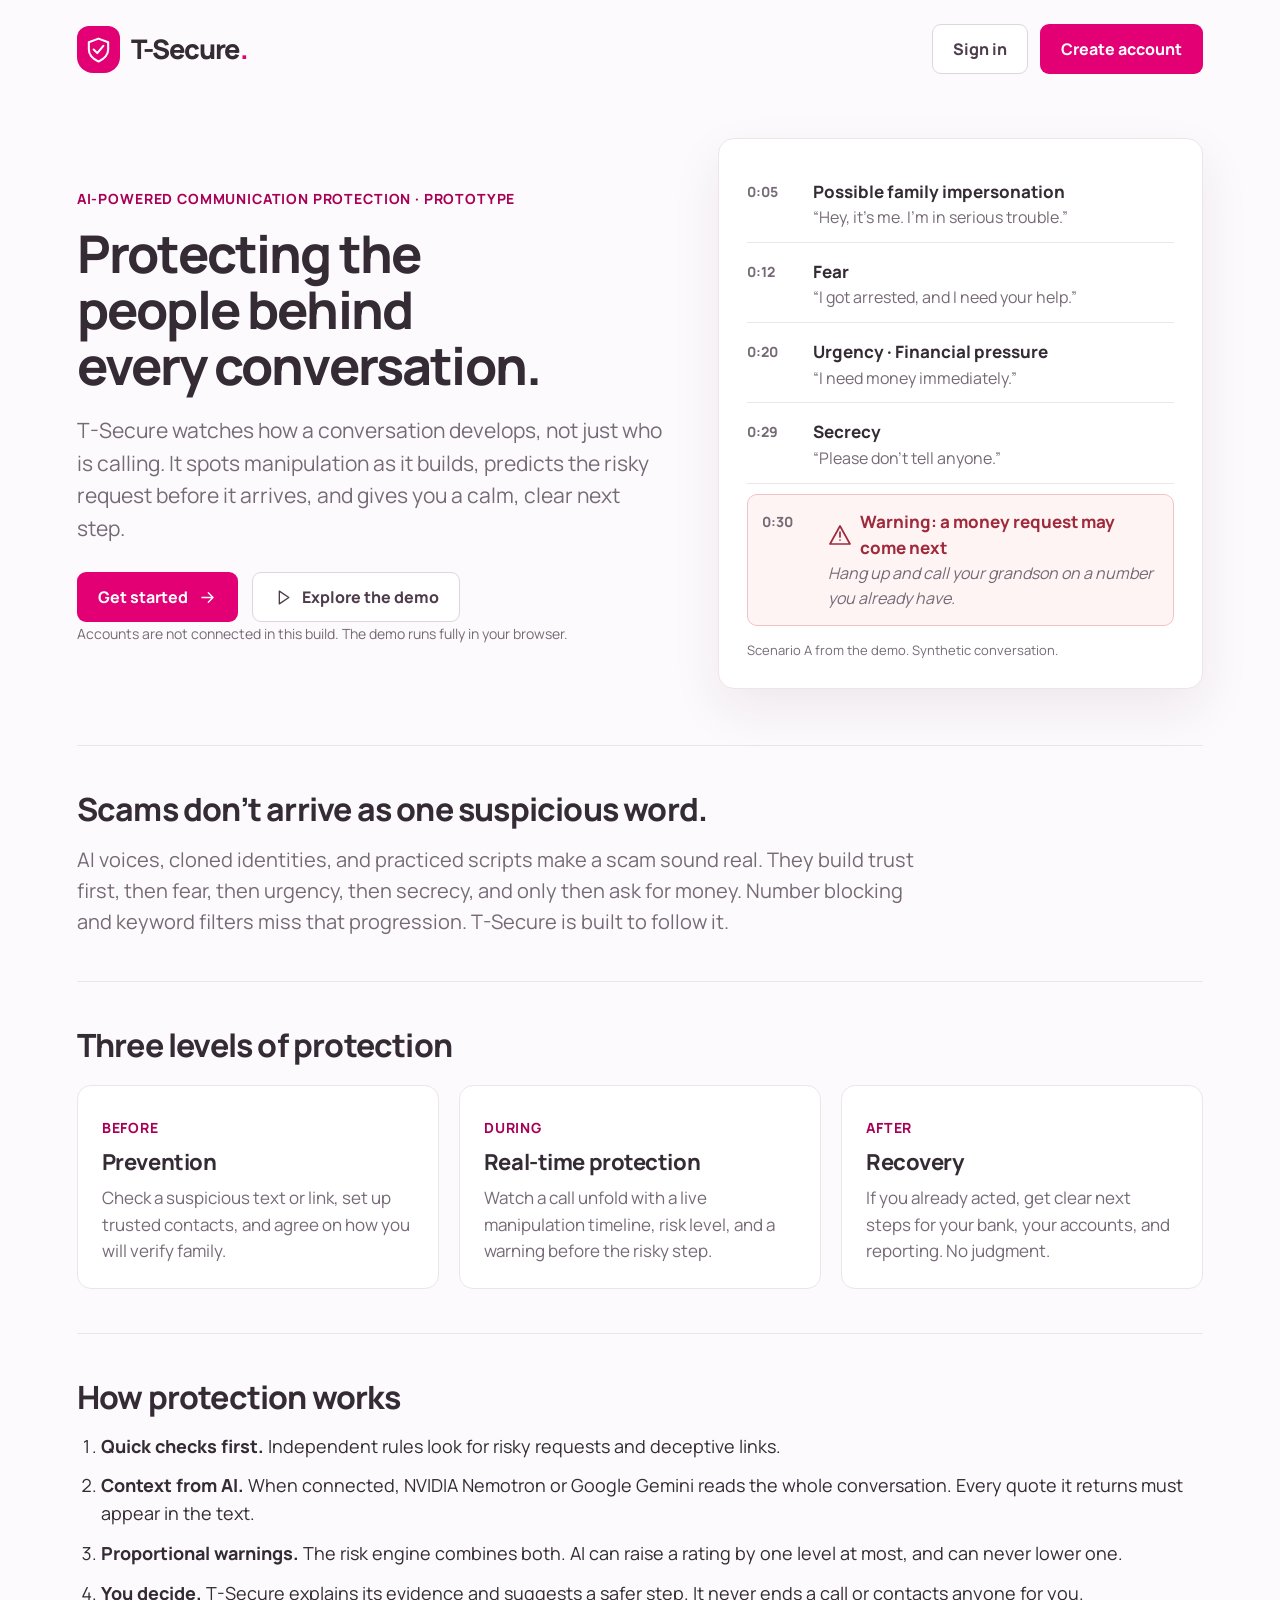
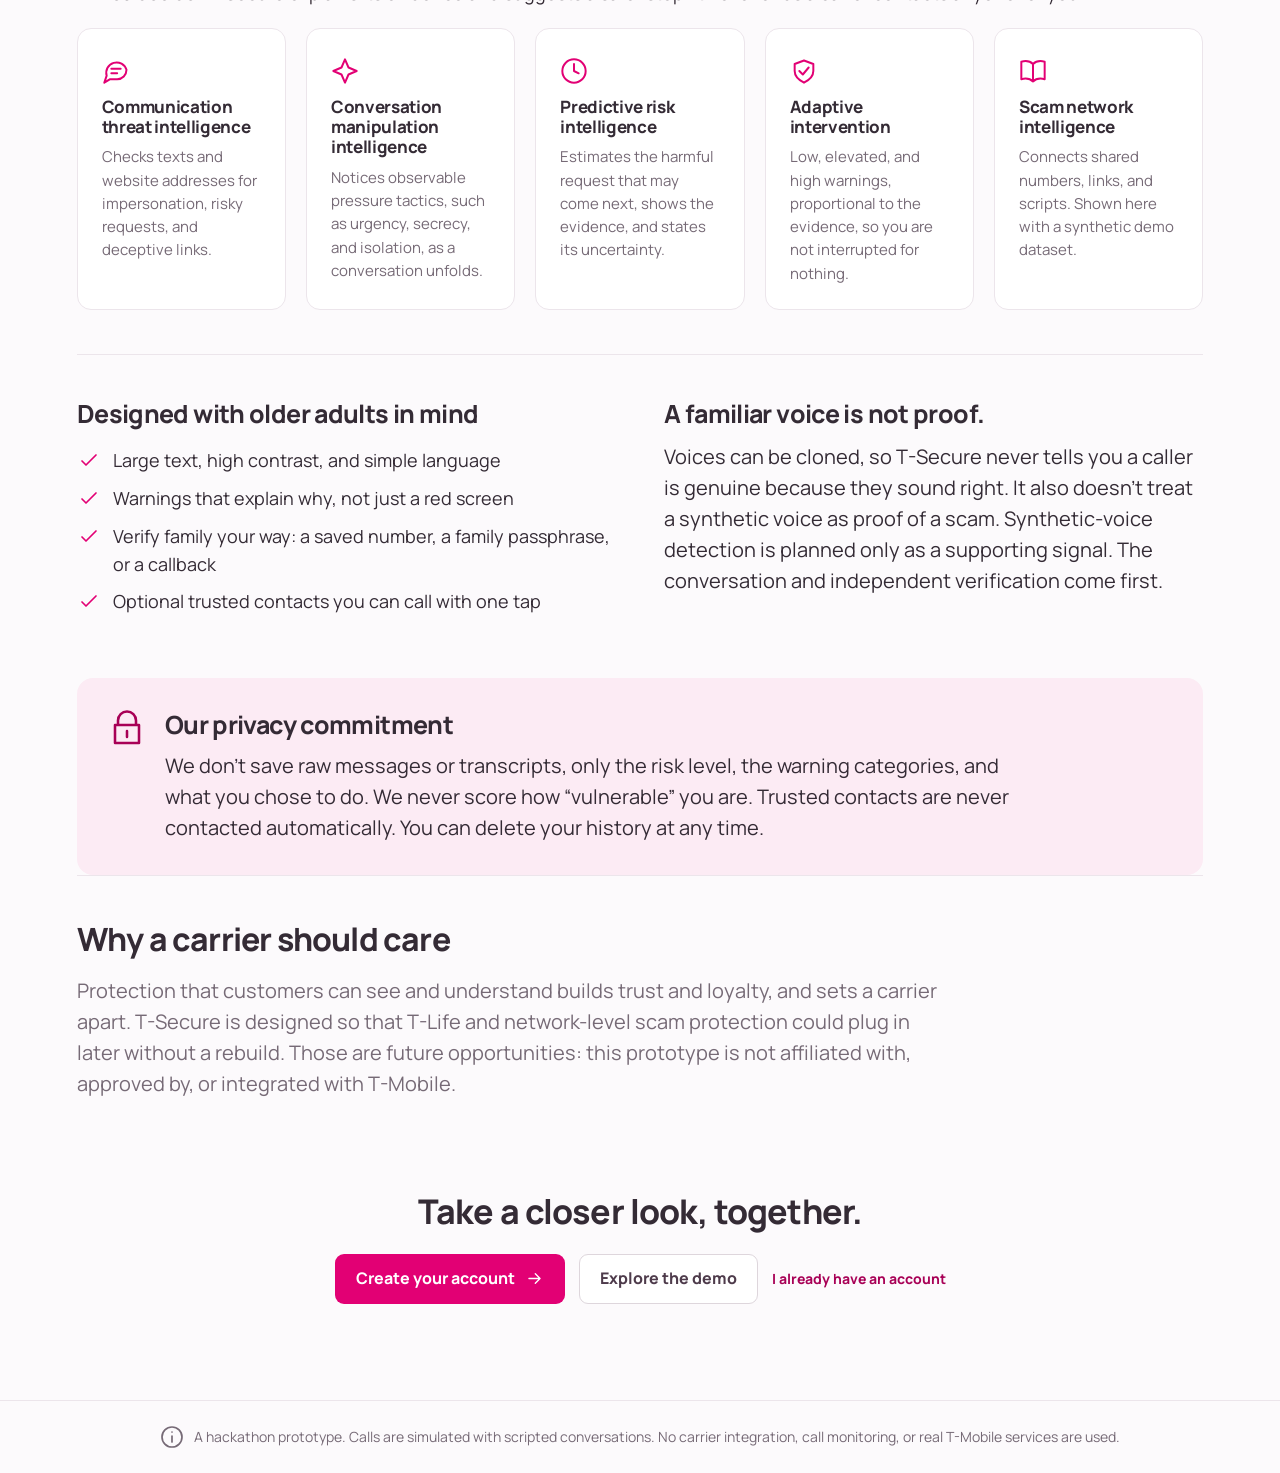
<file: t-secure/index.html>
<!doctype html>
<html lang="en">
  <head>
    <meta charset="UTF-8" />
    <meta name="viewport" content="width=device-width, initial-scale=1.0" />
    <meta name="theme-color" content="#e20074" />
    <meta name="description" content="A little pause. A safer next step. T-Secure helps you recognize scam warning signs and verify independently." />
    <link rel="icon" type="image/svg+xml" href="/t-secure/favicon.svg" />
    <title>T-Secure · A safer next step</title>
    <script type="module" crossorigin src="/t-secure/assets/index-zLwGJ_xg.js"></script>
    <link rel="stylesheet" crossorigin href="/t-secure/assets/index-CiKReu_o.css">
  </head>
  <body>
    <a class="skip-link" href="#main">Skip to content</a>
    <div id="app"><p class="boot">Getting T-Secure ready…</p></div>
    <div id="notifications" aria-live="polite" aria-atomic="true"></div>
    <dialog id="call-warning-dialog" aria-labelledby="call-warning-title" aria-describedby="call-warning-copy"></dialog>
  </body>
</html>
</file>
<file: t-secure/assets/index-CiKReu_o.css>
@font-face{font-family:Manrope Variable;font-style:normal;font-display:swap;font-weight:200 800;src:url([data-uri])format("woff2-variations");unicode-range:U+460-52F,U+1C80-1C8A,U+20B4,U+2DE0-2DFF,U+A640-A69F,U+FE2E-FE2F}@font-face{font-family:Manrope Variable;font-style:normal;font-display:swap;font-weight:200 800;src:url(/t-secure/assets/manrope-cyrillic-wght-normal-Dvxsihut.woff2)format("woff2-variations");unicode-range:U+301,U+400-45F,U+490-491,U+4B0-4B1,U+2116}@font-face{font-family:Manrope Variable;font-style:normal;font-display:swap;font-weight:200 800;src:url(/t-secure/assets/manrope-greek-wght-normal-DL7QRZyv.woff2)format("woff2-variations");unicode-range:U+370-377,U+37A-37F,U+384-38A,U+38C,U+38E-3A1,U+3A3-3FF}@font-face{font-family:Manrope Variable;font-style:normal;font-display:swap;font-weight:200 800;src:url(/t-secure/assets/manrope-vietnamese-wght-normal-usUDDRr7.woff2)format("woff2-variations");unicode-range:U+102-103,U+110-111,U+128-129,U+168-169,U+1A0-1A1,U+1AF-1B0,U+300-301,U+303-304,U+308-309,U+323,U+329,U+1EA0-1EF9,U+20AB}@font-face{font-family:Manrope Variable;font-style:normal;font-display:swap;font-weight:200 800;src:url(/t-secure/assets/manrope-latin-ext-wght-normal-Ch3YOpNY.woff2)format("woff2-variations");unicode-range:U+100-2BA,U+2BD-2C5,U+2C7-2CC,U+2CE-2D7,U+2DD-2FF,U+304,U+308,U+329,U+1D00-1DBF,U+1E00-1E9F,U+1EF2-1EFF,U+2020,U+20A0-20AB,U+20AD-20C0,U+2113,U+2C60-2C7F,U+A720-A7FF}@font-face{font-family:Manrope Variable;font-style:normal;font-display:swap;font-weight:200 800;src:url(/t-secure/assets/manrope-latin-wght-normal-DHIcAJRg.woff2)format("woff2-variations");unicode-range:U+??,U+131,U+152-153,U+2BB-2BC,U+2C6,U+2DA,U+2DC,U+304,U+308,U+329,U+2000-206F,U+20AC,U+2122,U+2191,U+2193,U+2212,U+2215,U+FEFF,U+FFFD}:root{--font:"Manrope Variable", "Segoe UI", sans-serif;--canvas:#fcfafc;--ink:#342b35;--muted:#766a76;--magenta:#e20074;--magenta-dark:#a80056;--rose:#fcebf4;--line:#ece5eb}*{box-sizing:border-box}html{scroll-behavior:smooth;scroll-padding-top:24px;font-size:16px}body{background:var(--canvas);color:var(--ink);font-family:var(--font);-webkit-font-smoothing:antialiased;margin:0;font-size:20px;line-height:1.55}button,input,textarea,select{font:inherit}button,a,input,textarea,select{-webkit-tap-highlight-color:transparent}button,a{touch-action:manipulation}button{cursor:pointer}a{color:inherit;text-underline-offset:4px;text-decoration:none}a:hover{text-decoration:none}button:disabled,input:disabled,select:disabled{cursor:not-allowed;opacity:.55}button:focus-visible,a:focus-visible,input:focus-visible,select:focus-visible,textarea:focus-visible,summary:focus-visible{outline:3px solid var(--magenta);outline-offset:4px}input,textarea{caret-color:var(--magenta)}::selection{color:#541037;background:#f5beda}::-webkit-scrollbar{width:8px;height:8px}::-webkit-scrollbar-thumb{background:#c8bcc5;border-radius:8px}::-webkit-scrollbar-track{background:0 0}h1,h2,h3,p{margin:0}h1,h2,h3{text-wrap:balance;line-height:1.2}h1{letter-spacing:-.035em;font-size:42px;font-weight:750}h2{letter-spacing:-.025em;font-size:25px;font-weight:750}h3{letter-spacing:-.02em;font-size:20px;font-weight:750}p{max-width:72ch}strong{font-weight:750}.icon{vertical-align:middle;flex:none;width:24px;height:24px}.sr-only{clip:rect(0,0,0,0);white-space:nowrap;width:1px;height:1px;padding:0;overflow:hidden;position:absolute!important}.skip-link{z-index:1000;background:var(--ink);color:#fff;border-radius:8px;padding:12px 20px;position:fixed;top:-100px;left:16px}.skip-link:focus{top:12px}.boot{color:var(--muted);padding:64px}.app-shell{min-height:100vh;display:flex}.sidebar{border-right:1px solid var(--line);background:#fff;flex-direction:column;flex:none;width:256px;height:100vh;padding:36px 20px 22px;display:flex;position:sticky;top:0}.brand{letter-spacing:-.045em;white-space:nowrap;align-items:center;gap:11px;font-size:27px;font-weight:850;display:flex}.brand-mark{background:var(--magenta);color:#fff;border-radius:12px 12px 16px 16px;flex:none;place-items:center;width:43px;height:47px;display:grid}.brand-mark .icon{width:29px;height:29px}.brand-period{color:var(--magenta);margin-left:-10px}.brand-caption{color:var(--muted);margin:9px 0 42px 54px;font-size:13px}.primary-nav{flex-direction:column;gap:6px;display:flex}.nav-link{color:#655e68;border-radius:10px;align-items:center;gap:13px;min-height:54px;padding:12px 16px;font-size:15px;font-weight:650;transition:background .15s;display:flex}.nav-link .icon{width:21px;height:21px}.nav-link:hover{color:var(--ink);background:#f7f3f6}.nav-link.active{background:var(--rose);color:var(--magenta-dark);font-weight:800}.nav-dot{background:var(--magenta);border-radius:50%;width:6px;height:6px;margin-left:auto}.sidebar-bottom{margin-top:auto;padding-top:40px}.sidebar-bottom .nav-link>.icon:last-child:not(:first-child){width:17px;margin-left:auto}.t-monogram{text-align:center;width:21px;color:var(--magenta);font-size:25px;font-weight:900}.sidebar-reassurance{border-top:1px solid var(--line);align-items:center;gap:12px;margin:20px 15px 0;padding-top:25px;display:flex}.sidebar-reassurance>.icon{width:23px;color:var(--magenta)}.sidebar-reassurance p{color:var(--muted);font-size:13px;line-height:1.6}.sidebar-reassurance strong{color:#514551;font-weight:650}.workspace{flex:1;min-width:0}.topbar{border-bottom:1px solid var(--line);background:#ffffffbf;justify-content:space-between;align-items:center;gap:16px;height:94px;padding:0 48px;display:flex}.workspace-label{color:var(--muted);font-size:14px}.account-area{align-items:center;gap:25px;display:flex}.workspace-status{color:#6b606b;align-items:center;gap:8px;font-size:12px;display:flex}.workspace-status>span{background:#a39aab;border-radius:50%;width:7px;height:7px}.account-button{align-items:center;gap:10px;min-height:48px;font-size:14px;font-weight:700;display:flex}.account-button>.icon{color:#8b818e;width:15px;height:15px}.avatar{color:var(--magenta-dark);background:#f4e8ef;border-radius:50%;flex:none;place-items:center;width:34px;height:34px;font-size:14px;font-weight:800;display:grid}.avatar.large{width:52px;height:52px;font-size:23px}main:not(.auth-page){outline:none;max-width:1536px;margin:0 auto;padding:26px 48px 0}.demo-note{color:#776a76;align-items:center;gap:8px;margin-bottom:36px;font-size:12px;display:flex}.demo-note>.icon{width:15px;height:15px}.demo-note strong{color:#5d4d5c;font-weight:750}.demo-note>a{align-items:center;gap:6px;min-height:32px;margin-left:auto;font-weight:700;display:flex}.demo-note>a .icon{width:14px;height:14px}.page-intro{justify-content:space-between;align-items:center;gap:24px;margin:12px 0 34px;display:flex}.page-intro p{color:var(--muted);max-width:62ch;margin-top:13px;font-size:18px}.home-heading{justify-content:space-between;align-items:center;gap:30px;margin:4px 0 34px;display:flex}.home-heading h1{font-size:46px}.home-heading p{color:var(--muted);margin-top:16px;font-size:17px;line-height:1.7}.home-signature{color:#82737f;align-items:center;gap:14px;padding-right:10px;font-size:13px;line-height:1.7;display:flex}.home-signature>.icon{color:#b5a1b0;stroke-width:1.2px;width:43px;height:49px}.home-signature strong{color:#5c4a58;font-weight:650}.home-grid{grid-template-columns:minmax(0,1fr) 286px;gap:28px;display:grid}.practice-feature{background:#faeaf2;border-radius:16px;min-height:350px;display:flex;position:relative;overflow:hidden}.feature-copy{z-index:2;width:64%;padding:32px;position:relative}.inline-label{color:var(--magenta-dark);align-items:center;gap:7px;margin-bottom:18px;font-size:12px;font-weight:700;display:flex}.inline-label .icon{width:15px;height:15px}.feature-copy h2{letter-spacing:-.035em;font-size:28px;line-height:1.25}.feature-copy p{color:#7c536d;max-width:32ch;margin:15px 0 23px;font-size:16px}.button{text-align:center;border:1px solid #0000;border-radius:9px;justify-content:center;align-items:center;gap:10px;max-width:100%;min-height:50px;padding:12px 20px;font-size:15px;font-weight:750;line-height:1.4;transition:background .15s,box-shadow .15s;display:inline-flex}.button .icon{width:19px;height:19px}.button.primary{background:var(--magenta);color:#fff}.button.primary:hover{background:var(--magenta-dark);box-shadow:0 4px 12px #a4004e17}.button.secondary{color:#4e3b4b;background:#fff;border-color:#ded6dc}.button.secondary:hover{background:#faf5f8;border-color:#c6b6c1}.button.danger{color:#fff;background:#b32636}.button.danger:hover{background:#961d2c}.button.small{min-height:46px;padding:10px 14px;font-size:13px}.button.full{width:100%}.quiet-note{color:var(--muted);font-size:12px;line-height:1.7;display:block}.feature-copy>.quiet-note{color:#956b82;margin-top:12px;font-size:11px}.call-preview{isolation:isolate;flex:1;justify-content:center;align-self:stretch;align-items:center;margin-left:-12px;display:flex;position:relative}.preview-phone{z-index:1;background:#fffdfd;border:5px solid #fff;border-radius:26px;flex-direction:column;flex:none;align-items:center;width:180px;height:275px;margin:20px 15px 0 -5px;padding-top:23px;display:flex;position:relative;transform:rotate(7deg);box-shadow:0 12px 32px #7b2e5920}.phone-notch{background:#eedfe8;border-radius:8px;width:47px;height:4px;position:absolute;top:5px}.preview-avatar{width:51px;height:51px;color:var(--magenta);background:#f9edf4;border-radius:50%;place-items:center;display:grid}.preview-avatar>.icon{width:25px;height:25px}.preview-phone>strong{margin:11px 0 3px;font-size:13px}.preview-small{color:#9d7e91;font-size:9px}.voice-wave{align-items:center;gap:3px;height:60px;margin-top:14px;display:flex}.voice-wave i{width:3px;height:var(--bar);animation:voice 2s ease-in-out var(--delay) infinite alternate;background:#e986b7;border-radius:5px;display:block}.preview-warning{color:#8d5a19;background:#fff4e2;border-radius:9px;align-items:center;gap:8px;width:190px;padding:11px;display:flex;position:absolute;bottom:25px;left:-33px;transform:rotate(-7deg);box-shadow:0 5px 12px #643c4310}.preview-warning>.icon{width:23px}.preview-warning strong{white-space:nowrap;font-size:10px;display:block}.preview-warning small{margin-top:3px;font-size:9px;display:block}.preview-orbit{z-index:-1;border:1px solid #edcadc;border-radius:50%;width:230px;height:230px;position:absolute}.orbit-two{width:300px;height:300px}@keyframes voice{to{height:calc(var(--bar)*.45)}}.help-options{margin-top:32px}.help-options>h2{margin-bottom:8px;font-size:20px}.task-row{border-bottom:1px solid var(--line);align-items:center;gap:17px;padding:20px 0;display:flex}.task-symbol{border-radius:12px;flex:none;place-items:center;width:48px;height:48px;display:grid}.task-symbol.pink{color:var(--magenta);background:#fcebf4}.task-symbol.lilac{color:#7260ab;background:#eeebfb}.task-symbol.peach{color:#ad7142;background:#fff0e6}.task-row h3{letter-spacing:-.01em;font-size:16px}.task-row p{color:var(--muted);margin-top:6px;font-size:13px}.task-row>.icon{color:#7d6b7c;width:19px;margin-left:auto}.task-row:hover h3{color:var(--magenta-dark)}.home-aside{flex-direction:column;gap:24px;display:flex}.trusted-panel{border:1px solid var(--line);background:#fff;border-radius:14px;padding:24px}.section-topline{justify-content:space-between;align-items:center;gap:8px;margin-bottom:20px;display:flex}.text-link{color:var(--magenta-dark);align-items:center;gap:7px;min-height:36px;font-size:13px;font-weight:750;display:inline-flex}.text-link:hover{text-decoration:underline}.text-link>.icon{width:16px;height:16px}.trusted-panel h2{font-size:21px}.trusted-panel>p{color:var(--muted);margin-top:12px;font-size:14px;line-height:1.75}.trusted-panel>.quiet-note{text-align:center;margin-top:13px;font-size:10px}.trusted-panel .button{width:100%;padding:11px 12px;font-size:12px}.contact-placeholder{justify-content:center;align-items:center;margin:24px 0;display:flex}.contact-placeholder span{background:#f3edf2;border:3px solid #fff;border-radius:50%;width:38px;height:38px;margin-left:-8px}.contact-placeholder span:nth-child(2){z-index:1;background:#e9dfe9;width:44px;height:44px}.contact-placeholder span:last-child{background:#f7edf3}.contact-summary{align-items:center;gap:11px;margin:25px 0;display:flex}.contact-summary strong{font-size:17px;display:block}.contact-summary span:not(.avatar){color:var(--muted);font-size:12px}.habit-note{padding:24px 8px 10px;position:relative}.note-pin{background:#d1b4c9;width:19px;height:3px;margin-bottom:19px;display:block}.habit-note h2{font-size:22px}.habit-note p{color:var(--muted);margin:13px 0;font-size:15px;line-height:1.8}.journey-strip{border-top:1px solid var(--line);border-bottom:1px solid var(--line);justify-content:space-between;align-items:center;gap:20px;margin:40px 0 32px;padding:27px 0;display:flex}.journey-strip div{flex-direction:column;gap:5px;display:flex}.journey-strip span{color:#9b738e;font-size:11px;font-weight:700}.journey-strip strong{color:#5c4a58;font-size:14px;font-weight:650}.journey-strip>.icon{color:#cdbcc8;width:20px}.activity-preview{justify-content:space-between;align-items:center;gap:16px;display:flex}.activity-preview h2{font-size:20px}.activity-preview p{color:var(--muted);margin-top:8px;font-size:13px}.page-footer{color:#958894;border-top:1px solid var(--line);justify-content:center;align-items:center;gap:7px;margin-top:46px;padding:25px 0;font-size:11px;display:flex}.page-footer>.icon{width:13px;height:13px}label:not(.checklist-item):not(.signup-optin){margin-bottom:8px;font-size:15px;font-weight:700;display:block}input:not([type=checkbox]),select,textarea{width:100%;min-height:52px;color:var(--ink);background:#fff;border:1px solid #d8cfd6;border-radius:8px;padding:12px 14px;font-size:16px;line-height:1.5;display:block}input:not([type=checkbox]):focus,textarea:focus,select:focus{border-color:var(--magenta);outline-offset:1px;outline:2px solid #e2007422}textarea{resize:vertical}input::placeholder,textarea::placeholder{color:#82747f;opacity:1}select{padding-right:32px}form>label:not(:first-child){margin-top:20px}.call-toolbar{justify-content:space-between;align-items:center;gap:20px;margin-bottom:22px;display:flex}.call-toolbar>label{min-width:310px}.call-toolbar select{margin-top:8px}.simulation-label{color:#81717d;align-items:center;gap:7px;font-size:12px;display:flex}.simulation-label>.icon{width:16px}.call-grid{grid-template-columns:minmax(0,1.3fr) minmax(280px,.85fr);align-items:start;gap:26px;display:grid}.conversation-panel{border:1px solid var(--line);background:#fff;border-radius:16px;overflow:hidden}.call-person{color:#fff;background:#332431;align-items:center;gap:13px;padding:22px;display:flex}.call-avatar{background:#4b3244;border:1px solid #765169;border-radius:50%;place-items:center;width:48px;height:48px;font-size:22px;display:grid}.call-person h2{font-size:17px;font-weight:650}.call-person .small-chip{color:#eddae6;background:#523c4c;border:none;margin-left:auto;font-size:10px}.call-state{color:#d3becd;align-items:center;gap:7px;margin-top:6px;font-size:11px;display:flex}.call-state>i{background:#d2baca;border-radius:50%;width:6px;height:6px}.call-state>i.pulsing{background:#91d9bd;animation:1.8s ease-out infinite pulse}@keyframes pulse{50%{opacity:.4}}.transcript{height:390px;padding:24px;overflow-y:auto}.transcript ol{margin:0;padding:0;list-style:none}.turn{max-width:90%;margin-bottom:24px}.turn>span{color:var(--muted);margin-bottom:6px;font-size:11px;display:block}.turn>p{color:#53434f;background:#f4f1f4;border-radius:0 12px 12px;padding:12px 15px;font-size:16px;line-height:1.7}.turn.user{margin-left:auto}.turn.user>span{text-align:right}.turn.user>p{color:#754260;background:#fbeef5;border-radius:12px 0 12px 12px}mark{color:#604315;background:#ffe1a4;border-radius:2px;padding:2px 0}.transcript-empty{text-align:center;flex-direction:column;justify-content:center;align-items:center;height:100%;display:flex}.transcript-empty>.icon{color:#b79cad;width:48px;height:48px;margin-bottom:24px}.transcript-empty h3{font-size:20px}.transcript-empty>p{color:var(--muted);max-width:36ch;margin:12px 0 4px;font-size:15px}.transcript-empty .quiet-note{font-size:12px}.call-controls{border-top:1px solid var(--line);flex-wrap:wrap;align-items:center;gap:12px;padding:20px 22px;display:flex}.call-controls .quiet-note{font-size:11px}.analysis-panel{border:1px solid var(--line);background:#fff;border-radius:14px;padding:27px}.analysis-symbol{color:#527d67;background:#edf4f0;border-radius:12px;place-items:center;width:46px;height:46px;display:grid}.analysis-panel.high{background:#fff9ef;border-color:#f0d8b4}.analysis-panel.high .analysis-symbol,.analysis-panel.caution .analysis-symbol{color:#94631c;background:#ffedcc}.analysis-panel.caution{background:#fffdf6;border-color:#eee1c3}.analysis-panel.unknown{background:#f7f4fb}.analysis-panel.unknown .analysis-symbol{color:#7b6195;background:#eee7f8}.reason-list{margin:22px 0;padding:0;list-style:none}.reason-list li{border-top:1px solid #d9c5a65c;padding:12px 0}.reason-list strong{color:#6e501f;font-size:13px}.reason-list blockquote{color:#8c6d3a;overflow-wrap:anywhere;margin:5px 0 0;font-size:13px;line-height:1.7}.guidance-actions{flex-direction:column;align-items:start;gap:9px;margin-top:22px;display:flex}.analysis-source{color:#8e7d7d;align-items:center;gap:5px;margin-top:22px;font-size:10px;line-height:1.7;display:flex}.analysis-source>.icon{width:13px;height:13px}.analysis-panel .incomplete-note{color:#7d5d71;margin-top:8px;font-size:12px}.simple-note{color:#8c7b88;align-items:flex-start;gap:10px;padding:20px 2px;display:flex}.simple-note>.icon{width:17px;height:17px;margin-top:3px}.simple-note p{font-size:12px;line-height:1.8}.message-grid{grid-template-columns:minmax(0,1.3fr) minmax(280px,.85fr);align-items:start;gap:30px;display:grid}.form-panel{border:1px solid var(--line);background:#fff;border-radius:14px;padding:28px}.input-meta{color:var(--muted);justify-content:space-between;gap:16px;margin:10px 0 25px;font-size:10px;display:flex}.sample-options{border-top:1px solid var(--line);flex-wrap:wrap;gap:8px;margin-top:30px;padding-top:24px;display:flex}.sample-options>p{width:100%;color:var(--muted);margin-bottom:6px;font-size:13px}.sample-button{color:#77566d;background:#faf7fa;border:1px solid #e9dee6;border-radius:7px;align-items:center;gap:12px;min-height:48px;padding:8px 12px;font-size:12px;display:flex}.sample-button>.icon{width:13px;height:13px}.sample-button:hover{background:#faedf4}.checking-empty{padding:35px 20px}.checking-empty>.icon{color:#b79bad;width:40px;height:40px;margin-bottom:23px}.checking-empty h2{font-size:24px}.checking-empty>p{color:var(--muted);margin-top:14px;font-size:15px}.privacy-footnote{color:var(--muted);margin-top:22px;font-size:12px;line-height:1.8}.settings-grid{grid-template-columns:minmax(0,1.6fr) minmax(230px,.8fr);gap:36px;display:grid}.settings-section{border:1px solid var(--line);background:#fff;border-radius:14px;margin-bottom:26px;padding:28px}.section-heading{align-items:center;gap:13px;margin-bottom:25px;display:flex}.section-heading>.icon{color:var(--magenta);width:27px;height:27px}.section-heading h2{font-size:22px}.section-heading p{color:var(--muted);margin-top:7px;font-size:13px}.small-chip{color:#8c5878;white-space:nowrap;background:#f4edf3;border-radius:5px;justify-content:center;align-items:center;padding:5px 9px;font-size:10px;font-weight:750;display:inline-flex}.section-heading>.small-chip{margin-left:auto}.toggle-row{justify-content:space-between;align-items:center;gap:25px;padding:6px 0 25px;display:flex}.toggle-row>div>label{font-size:15px;line-height:1.5}.toggle-row p{color:var(--muted);max-width:42ch;font-size:13px;line-height:1.8}input.switch{appearance:none;cursor:pointer;background:#cbbdc7;border:2px solid #0000;border-radius:30px;flex:none;width:48px;height:28px;position:relative;box-shadow:0 0 0 10px #0000}input.switch:before{content:"";background:#fff;border-radius:50%;width:20px;height:20px;transition:transform .18s;position:absolute;top:2px;left:2px}input.switch:checked{background:var(--magenta)}input.switch:checked:before{transform:translate(20px)}.advanced-details{border-top:1px solid var(--line);padding-top:24px}.field-help{color:var(--muted);margin:9px 0 20px;font-size:12px;line-height:1.8}.button-row{flex-wrap:wrap;align-items:center;gap:14px;margin-top:22px;display:flex}.text-button{min-height:48px;color:var(--magenta-dark);background:0 0;border:0;align-items:center;gap:6px;padding:8px 0;font-size:13px;font-weight:750;display:inline-flex}.text-button:hover{text-decoration:underline}.text-button.destructive{color:#aa3a52}.settings-aside{padding:5px 0}.simple-section{padding:14px 0 28px}.simple-section h2{max-width:23ch;font-size:21px}.simple-section p{color:var(--muted);margin:15px 0;font-size:14px;line-height:1.8}.simple-section .quiet-note{font-size:11px}.account-settings{border-top:1px solid var(--line);padding-top:25px}.profile-empty{background:#f8eef5;border-radius:16px;max-width:860px;padding:50px}.profile-empty>.icon{width:43px;height:43px;color:var(--magenta);margin-bottom:24px}.profile-empty h2{font-size:32px}.profile-empty>p{color:#795870;max-width:48ch;margin-top:19px;font-size:17px}.profile-empty>.button{margin:25px 0 0}.profile-empty>.quiet-note{margin-top:14px;font-size:12px}.profile-links{flex-wrap:wrap;align-items:center;gap:25px;margin:30px 0;display:flex}.assessment-summary{border:1px solid var(--line);background:#fff;border-radius:14px;grid-template-columns:1fr 1fr;display:grid;overflow:hidden}.score-block{background:#fbedf4;padding:34px}.score-value{align-items:baseline;gap:9px;margin:0 0 17px;line-height:1;display:flex}.score-value strong{letter-spacing:-.055em;color:#9f195c;font-variant-numeric:tabular-nums;font-size:76px;font-weight:650}.score-value span{color:#a77591;font-size:18px}.score-block h2{font-size:22px}.score-block>p{color:#805b72;margin:16px 0;font-size:14px}.score-scale{background:#ead5e1;border-radius:10px;height:6px;margin-top:23px}.score-scale span{background:var(--magenta);border-radius:10px;height:100%;display:block}.sample-disclaimer{color:#865e76;font-size:11px}.empty-score{color:#a17e93;font-size:70px;line-height:1.3}.coverage-block{padding:34px}.coverage-block h3{font-size:17px}.coverage-list{margin:20px 0;font-size:13px}.coverage-list>div{border-bottom:1px solid var(--line);justify-content:space-between;gap:15px;padding:9px 0;display:flex}.coverage-list dt{color:var(--muted)}.coverage-list dd{font-variant-numeric:tabular-nums;margin:0;font-size:15px;font-weight:800}.assessment-time{color:var(--muted);margin-top:14px;font-size:11px}.patterns-section{margin:35px 0 26px}.patterns-section>h2{font-size:25px}.patterns-section>p{color:var(--muted);margin-top:12px;font-size:15px}.pattern-list{margin-top:18px}.pattern-row{border-bottom:1px solid var(--line);align-items:center;gap:35px;padding:23px 0;display:flex}.pattern-row h3{font-size:17px}.pattern-row p{color:var(--muted);margin-top:9px;font-size:14px;line-height:1.8}.pattern-count{color:#8a5172;text-align:right;font-variant-numeric:tabular-nums;flex:none;margin-left:auto;font-size:23px;font-weight:750}.pattern-count small{color:var(--muted);font-size:10px;font-weight:500;display:block}.score-method{color:var(--muted);background:#f2eef4;border-radius:8px;margin:25px 0;padding:20px;font-size:13px}summary{cursor:pointer;min-height:48px;color:var(--ink);align-items:center;font-weight:700;display:flex}.score-method summary{min-height:30px}.score-method p{margin-top:15px;line-height:1.9}.t-life-shell{border:1px solid var(--line);background:#fff;border-radius:16px;overflow:hidden}.t-life-header{background:var(--magenta);color:#fff;justify-content:space-between;align-items:center;gap:20px;padding:23px 30px;display:flex}.t-life-logo{letter-spacing:-.04em;font-size:35px;font-weight:850}.t-life-logo span{margin-left:9px;font-size:25px;font-weight:500}.t-life-header .small-chip{color:#fff;background:#be0062}.t-life-crumb{border-bottom:1px solid var(--line);color:var(--muted);flex-wrap:wrap;align-items:center;gap:10px;padding:20px 30px;font-size:13px;display:flex}.t-life-crumb>.icon{width:13px;height:13px}.t-life-body{padding:28px}.t-life-body .settings-section{margin-top:30px}.t-life-body .settings-section>h2{margin-bottom:20px}.t-life-disclaimer{color:var(--muted);padding:15px 28px 25px;font-size:12px}.lesson-list{border-top:1px solid var(--line)}.lesson{border-bottom:1px solid var(--line)}.lesson summary{align-items:center;gap:18px;padding:21px 0;font-size:20px;list-style:none;display:flex}.lesson summary::-webkit-details-marker{display:none}.lesson summary>.icon{color:#9e7a91;width:19px;margin-left:auto;transition:transform .2s}.lesson[open] summary>.icon{transform:rotate(45deg)}.lesson summary small{color:var(--magenta-dark);margin-top:6px;font-size:11px;font-weight:500;display:block}.lesson-icon{color:#a25d87;background:#f6edf4;border-radius:11px;flex:none;place-items:center;width:45px;height:45px;display:grid}.lesson-icon>.icon{width:22px}.lesson-body{max-width:700px;margin:0 0 25px 63px;padding-bottom:12px}.lesson-body>p{color:var(--muted);font-size:17px;line-height:1.8}.lesson-body h3{margin:24px 0 10px;font-size:14px}.lesson-body blockquote{color:#8a486e;background:#f8edf4;border-radius:10px;margin:0;padding:20px;font-size:17px;line-height:1.8}.guide-source{color:var(--muted);margin-top:30px;font-size:13px}.guide-source a{color:var(--magenta-dark);text-decoration:underline}.guide-source .icon{width:14px}.history-row{border-bottom:1px solid var(--line);align-items:flex-start;gap:20px;padding:26px 0;display:flex}.history-main{flex:1;min-width:0}.history-main h2{font-size:19px}.history-main>span{color:var(--muted);margin-top:8px;font-size:11px;display:block}.history-main>p{color:#8a6a7d;margin-top:9px;font-size:13px}.history-actions{flex-direction:column;align-items:flex-end;gap:5px;display:flex}.history-actions .text-button{min-height:32px;font-size:11px}.history-actions .text-button>.icon{width:13px}.risk-badge{color:#51795f;background:#eef4f0;border-radius:5px;align-items:center;gap:7px;padding:6px 9px;font-size:11px;font-weight:700;display:inline-flex}.risk-badge>.icon{width:13px;height:13px}.risk-badge.high{color:#895a1e;background:#fff0d6}.risk-badge.caution{color:#896923;background:#fff8df}.risk-badge.unknown{color:#7a6092;background:#f0eafa}.empty-state{text-align:center;padding:65px 20px}.empty-state>.icon{color:#b99aaf;width:50px;height:50px;margin-bottom:22px}.empty-state h2{font-size:27px}.empty-state>p{color:var(--muted);max-width:45ch;margin:17px auto 25px;font-size:16px}.recovery-grid{grid-template-columns:minmax(0,1.4fr) minmax(260px,.8fr);gap:40px;display:grid}.recovery-checklist>select{margin-bottom:24px}.checklist-item{border-bottom:1px solid var(--line);cursor:pointer;align-items:start;gap:15px;padding:23px 0;display:flex}input[type=checkbox]:not(.switch){width:23px;height:23px;accent-color:var(--magenta);cursor:pointer;flex:none;margin-top:4px}.checklist-item strong{font-size:16px;display:block}.checklist-item>span>span{color:var(--muted);margin-top:8px;font-size:14px;line-height:1.8;display:block}.checklist-item:has(input:checked) strong{color:var(--muted);text-decoration:line-through}.recovery-checklist>.quiet-note{margin-top:20px}.support-note{background:#f9eaf2;border-radius:14px;padding:28px}.support-note>.icon{width:35px;height:35px;color:var(--magenta);margin-bottom:20px}.support-note h2{font-size:24px}.support-note p{color:#88617a;margin:17px 0 23px;font-size:15px;line-height:1.8}.support-note .button{font-size:13px}.recovery-aside .simple-section{padding-top:30px}.resource-link{min-height:48px;color:var(--magenta-dark);border-bottom:1px solid var(--line);justify-content:space-between;align-items:center;gap:15px;font-size:13px;display:flex}.resource-link>.icon{width:15px}.about-content{max-width:780px}.about-content>section{border-bottom:1px solid var(--line);padding:25px 0}.about-content h2{font-size:24px}.about-content p{color:var(--muted);margin-top:14px;font-size:17px;line-height:1.9}.about-content>.button{margin-top:30px}.notice{color:#7e5678;background:#f5edf6;border-radius:9px;margin-bottom:24px;padding:16px 20px;font-size:13px;line-height:1.8}.notice.error{color:#9e3944;background:#fff0ef}.notice.onboarding{align-items:center;gap:18px;display:flex}.onboarding>div{flex:1}.onboarding strong{font-size:14px}.onboarding p{margin-top:4px;font-size:12px}.auth-page{background:#fbf7fa;min-height:100vh;padding:40px 6%}.auth-layout{grid-template-columns:1fr 1fr;align-items:center;gap:70px;max-width:1120px;margin:55px auto;display:grid}.auth-intro h1{font-size:55px;line-height:1.13}.auth-intro>p{color:var(--muted);margin-top:25px;font-size:20px;line-height:1.9}.auth-trust{color:#8f6a83;align-items:center;gap:9px;margin:35px 0;font-size:13px;display:flex}.auth-trust>.icon{width:18px}.auth-panel{border:1px solid var(--line);background:#fff;border-radius:16px;padding:35px}.auth-panel h2{font-size:27px}.auth-panel>p{color:var(--muted);margin:13px 0 27px;font-size:15px}.auth-panel>p strong{overflow-wrap:anywhere}.auth-panel form>.button{margin-top:25px}.auth-panel>.button{margin:12px 0 0}.auth-divider{border-bottom:1px solid var(--line);margin:30px 0;position:relative}.auth-divider span{color:var(--muted);background:#fff;padding:0 15px;font-size:12px;position:absolute;left:50%;transform:translate(-50%,-50%)}.auth-links{color:var(--muted);flex-direction:column;align-items:center;margin-top:20px;font-size:13px;display:flex}.auth-links>.text-button{align-self:flex-end}.auth-links .text-button{min-height:36px}.google-letter{font-size:19px;font-weight:800}.signup-optin{cursor:pointer;gap:12px;margin-top:22px;display:flex}.signup-optin strong{font-size:13px}.signup-optin small{color:var(--muted);margin-top:6px;font-size:12px;line-height:1.7;display:block}#notifications{z-index:200;pointer-events:none;width:max-content;max-width:calc(100vw - 30px);position:fixed;bottom:28px;left:calc(50% + 100px);transform:translate(-50%)}.toast{color:#fff;pointer-events:auto;background:#35252f;border-radius:10px;align-items:center;gap:12px;max-width:650px;padding:15px 20px;font-size:14px;display:flex;box-shadow:0 6px 25px #35252f24}.toast>.icon{color:#d8afca;width:20px}.toast-error{background:#8a2d43}.toast-error>.icon{color:#fff}.toast>button{color:#fff;background:0 0;border:none;min-width:40px;min-height:40px;margin-left:15px;font-size:24px}@media (width>=1600px){.feature-copy{padding:40px}.practice-feature{min-height:380px}.preview-phone{width:200px;height:300px}.home-heading h1{font-size:52px}}@media (width<=1200px){.sidebar{width:225px;padding-inline:15px}.nav-link{padding-inline:12px;font-size:14px}.topbar{padding-inline:32px}main:not(.auth-page){padding-inline:30px}.home-grid{grid-template-columns:minmax(0,1fr) 250px;gap:22px}.feature-copy{width:70%;padding:26px}.feature-copy h2{font-size:26px}.feature-copy p{font-size:14px}.preview-phone{width:150px;height:245px;margin-left:-22px;margin-right:0}.preview-warning{width:170px;left:-40px}.home-heading h1{font-size:41px}.home-signature{display:none}.trusted-panel{padding:20px}.feature-copy .button{padding-inline:14px;font-size:13px}.feature-copy>.quiet-note{font-size:10px}}@media (width<=1020px){.sidebar{width:200px;padding-inline:12px}.brand{gap:8px;font-size:23px}.brand-mark{width:37px;height:41px}.brand-caption{margin-left:45px;font-size:11px}.nav-link{gap:10px;font-size:12px}.nav-link .icon{width:19px}.sidebar-reassurance{margin-inline:8px}.home-grid{grid-template-columns:1fr}.home-aside{grid-template-columns:1fr 1fr;gap:28px;display:grid}.trusted-panel{padding:24px}.habit-note{padding-top:28px}.practice-feature{min-height:350px}.feature-copy{width:65%;padding:30px}.feature-copy h2{font-size:30px}.feature-copy p{font-size:16px}.preview-phone{width:170px;height:260px;margin-left:-25px}.call-grid,.message-grid{grid-template-columns:1fr}.call-guidance{grid-template-columns:1fr;display:grid}.checking-empty{padding:15px 0}.settings-grid{grid-template-columns:1fr}.settings-aside{grid-template-columns:1fr 1fr;gap:28px;display:grid}.account-settings{border-top:0}.call-toolbar{flex-direction:column;align-items:flex-start;gap:12px}.call-toolbar>label{width:100%}.recovery-grid{grid-template-columns:1fr}.recovery-aside{grid-template-columns:1fr 1fr;gap:26px;display:grid}.recovery-aside .simple-section{padding-top:5px}.notice.onboarding{flex-wrap:wrap}.auth-layout{gap:35px}.auth-intro h1{font-size:42px}.auth-panel{padding:27px}}@media (width<=900px){h1{font-size:34px}.app-shell{flex-direction:column}.sidebar{border-right:0;border-bottom:1px solid var(--line);width:100%;height:auto;padding:18px 20px 0;position:static}.brand{font-size:24px}.brand-mark{border-radius:9px 9px 13px 13px;width:34px;height:38px}.brand-mark .icon{width:25px}.brand-caption{display:none}.primary-nav{scrollbar-width:none;flex-direction:row;gap:2px;margin:16px -20px 0;padding:0 12px;overflow-x:auto}.nav-link{white-space:nowrap;border-radius:8px 8px 0 0;gap:6px;min-height:50px;padding:10px 12px;font-size:12px}.primary-nav .nav-link .icon{width:17px;height:17px}.nav-dot{display:none}.sidebar-bottom{gap:5px;margin:0;padding:0;display:flex;position:absolute;top:15px;right:15px}.sidebar-bottom .nav-link{border-radius:8px;min-width:40px;min-height:40px;padding:8px}.sidebar-bottom .nav-link>span:not(.t-monogram),.sidebar-bottom .nav-link>.icon:last-child:not(:first-child),.sidebar-reassurance{display:none}.topbar{height:64px;padding:0 22px}.workspace-label{font-size:12px}.account-area{gap:12px}.workspace-status{font-size:10px}.account-button{font-size:12px}.avatar{width:28px;height:28px;font-size:12px}main:not(.auth-page){padding:19px 22px 0}.demo-note{align-items:flex-start;gap:6px;margin-bottom:25px;font-size:10px;line-height:1.7}.demo-note>.icon{width:13px;height:13px;margin-top:3px}.demo-detail{display:block}.demo-note>a{white-space:nowrap;font-size:10px}.home-heading{margin:0 0 28px}.home-heading h1{font-size:38px}.home-heading p{font-size:16px}.home-grid{gap:24px}.practice-feature{min-height:330px}.feature-copy{width:65%;padding:25px}.feature-copy h2{font-size:27px}.feature-copy p{max-width:25ch;font-size:14px}.inline-label{gap:5px;font-size:10px}.preview-phone{width:150px;height:245px;margin-left:-15px;transform:rotate(8deg)}.preview-warning{width:164px;padding:10px;left:-30px}.preview-warning strong{font-size:9px}.preview-warning small{font-size:8px}.preview-avatar{width:42px;height:42px}.preview-phone>strong{font-size:11px}.home-aside{gap:24px}.trusted-panel{padding:20px}.trusted-panel h2{font-size:20px}.trusted-panel>p{font-size:13px}.habit-note h2{font-size:21px}.journey-strip{gap:12px;margin-top:30px;padding:23px 0}.journey-strip>.icon{width:14px}.journey-strip strong{font-size:12px}.journey-strip span{font-size:10px}.page-intro{margin:0 0 27px}.page-intro p{font-size:16px}.page-footer{margin-top:35px;font-size:10px}.call-person{padding:20px}.call-person h2{font-size:15px}.call-person .small-chip{font-size:9px}.call-avatar{width:41px;height:41px}.transcript{height:350px;padding:20px}.turn>p{font-size:16px}.call-controls{padding:18px}.call-controls .button{padding-inline:15px;font-size:13px}.analysis-panel{padding:24px}.message-grid{gap:20px}.form-panel{padding:22px}.input-meta{flex-direction:column;gap:2px}.settings-section{padding:23px}.section-heading{gap:10px}.section-heading h2{font-size:20px}.section-heading .small-chip{font-size:9px}.settings-aside{gap:22px}.settings-aside h2{font-size:20px}.toggle-row{gap:18px}.toggle-row>div>label{font-size:14px}.toggle-row p{font-size:12px}.assessment-summary{grid-template-columns:1fr}.score-block,.coverage-block{padding:28px}.score-value strong{font-size:70px}.score-block h2{font-size:23px}.profile-empty{padding:30px}.profile-empty h2{font-size:27px}.profile-empty>p{font-size:16px}.pattern-row{gap:20px}.pattern-count{font-size:20px}.pattern-row p{font-size:13px}.t-life-body{padding:18px}.t-life-header{padding:20px}.t-life-crumb{padding:16px 20px;font-size:11px}.t-life-disclaimer{padding:5px 20px 23px}.lesson summary{gap:13px;font-size:18px}.lesson-body{margin-left:0}.lesson-body>p{font-size:16px}.lesson-body blockquote{font-size:15px}.history-row{flex-wrap:wrap;gap:13px}.history-row>.task-symbol{width:40px;height:40px}.history-main{flex-basis:calc(100% - 60px)}.history-actions{flex-flow:wrap;align-items:flex-start;gap:10px;padding-left:53px}.history-actions>.text-button{min-height:36px}.history-actions>.text-link{font-size:11px}.recovery-aside{grid-template-columns:1fr;gap:15px}.checklist-item strong{font-size:16px}.checklist-item>span>span{font-size:14px}.auth-page{padding:24px}.auth-layout{grid-template-columns:1fr;gap:30px;margin:35px auto}.auth-intro h1{font-size:38px}.auth-intro>p{margin-top:18px;font-size:17px}.auth-trust{margin:18px 0}.auth-intro>.text-link{min-height:48px}.auth-panel{padding:26px}#notifications{width:calc(100vw - 30px);bottom:18px;left:50%}.toast{max-width:100%;padding:12px 16px;font-size:13px;line-height:1.7}.toast>button{margin-left:auto}}@media (width<=440px){main:not(.auth-page),.topbar{padding-inline:18px}.workspace-status{display:none}.home-heading h1{font-size:35px}.home-heading p{font-size:15px}.feature-copy{width:100%;padding:26px 23px}.feature-copy h2{max-width:12ch;font-size:27px}.feature-copy p{max-width:23ch;margin-bottom:22px}.call-preview{opacity:.58;z-index:0;width:140px;position:absolute;top:16px;bottom:0;right:-30px}.preview-phone{width:137px;height:230px;margin-left:20px}.preview-warning,.preview-orbit{display:none}.feature-copy .button{font-size:13px}.feature-copy>.quiet-note{font-size:10px}.home-aside{grid-template-columns:1fr}.habit-note{padding:5px 3px 0}.habit-note h2 br{display:none}.note-pin{margin-bottom:14px}.trusted-panel{padding:23px}.contact-placeholder{margin:20px 0}.trusted-panel>.quiet-note{font-size:11px}.task-row{gap:12px}.task-row h3{font-size:15px}.task-row p{font-size:12px}.task-symbol{width:43px;height:43px}.task-row>.icon{width:16px}.journey-strip{gap:8px}.journey-strip strong{font-size:11px}.journey-strip>.icon{width:12px}.activity-preview{flex-direction:column;align-items:flex-start;gap:6px}.settings-section{padding:20px}.section-heading>.icon{width:22px}.section-heading h2{font-size:18px}.section-heading>span.small-chip{display:none}.settings-aside{grid-template-columns:1fr;gap:0}.account-settings{border-top:1px solid var(--line)}.simple-section h2{max-width:none}.call-toolbar>label{min-width:0}.call-person{gap:10px}.call-person .small-chip{display:none}.call-person h2{font-size:16px}.pattern-count{font-size:18px}.pattern-count small{max-width:8ch;font-size:10px}.t-life-body{padding:12px}.score-block,.coverage-block{padding:23px}.t-life-body .settings-section{padding:16px}}@media (prefers-reduced-motion:reduce){html{scroll-behavior:auto}*,:before,:after{transition:none!important;animation:none!important}}.home-heading p,.page-intro p,.feature-copy p,.turn>p,.analysis-panel>p,.pattern-row p,.lesson-body>p,.about-content p,.profile-empty>p,.checklist-item>span>span,.score-block>p{font-size:20px}.trusted-panel>p,.habit-note p,.simple-section p,.support-note p,.checking-empty>p,.task-row p,.lesson-body blockquote,.toggle-row p{font-size:17px}.button{min-height:50px;font-size:16px}.nav-link{font-size:16px}.text-link,.text-button{min-height:48px;font-size:14px}.quiet-note,.privacy-footnote,.sample-disclaimer,.field-help,.assessment-time,.analysis-source,.simple-note p{font-size:14px}.home-signature,.simulation-label,.simple-note,.analysis-source,.page-footer{color:#70616d}.feature-copy>.quiet-note,.journey-strip span,.auth-trust{color:#80546f}.preview-small{color:#77576b}.support-note p{color:#754e68}.muted-section{opacity:1}.score-block .sample-disclaimer{color:#75465f;line-height:1.8;display:block}.score-value span{color:#80506e}.coverage-list{font-size:16px}.pattern-count small{font-size:13px}label.switch-target{cursor:pointer;justify-content:center;align-items:center;min-width:64px;min-height:48px;display:flex;margin:0!important}.sidebar-bottom .nav-link{min-width:48px;min-height:48px}@media (width<=900px){.primary-nav{scrollbar-width:thin}.primary-nav .nav-link{font-size:14px}.sidebar-bottom .nav-link{min-width:48px;min-height:48px}.feature-copy{width:67%}.feature-copy p{max-width:27ch}.feature-copy>.quiet-note{font-size:12px}}@media (width<=440px){.feature-copy{width:100%}.feature-copy p{max-width:none}.call-preview{display:none}.feature-copy h2{max-width:none}.pattern-row{align-items:start}}.sidebar-heading{justify-content:space-between;align-items:center;gap:12px;display:flex}.mobile-menu-button{display:none}.notice,.account-settings p,.history-main,.privacy-footnote{overflow-wrap:anywhere}.call-preparation{border-block:1px solid var(--line);grid-template-columns:minmax(0,1fr) minmax(220px,300px);align-items:start;gap:16px 26px;margin:0 0 26px;padding:22px 0;display:grid}.call-preparation>p:first-child{font-size:20px}.call-preparation .field-help{grid-column:1/-1;margin:0}.call-audio-control label{margin:0 0 8px}.call-live-alert{z-index:5;color:#895a1e;background:#fff9ef;border:1px solid #efd0a1;border-radius:12px;align-items:center;gap:16px;margin:0 0 22px;padding:18px 22px;display:flex;position:sticky;top:12px}.call-live-alert>div{flex:1;min-width:0}.call-live-alert strong{font-size:20px}.call-live-alert p{margin-top:4px;font-size:20px;line-height:1.5}.call-live-alert .text-button{color:inherit;flex:none;text-decoration:underline}.call-live-alert.high{color:#7b254c;background:#fcebf4;border-color:#e9c4d7}.call-followup{border-top:1px solid var(--line);margin-top:28px;padding:28px 0}.call-followup>p{margin:14px 0 22px;font-size:20px}#call-warning-dialog{width:min(640px,100% - 32px);max-height:calc(100dvh - 32px);color:var(--ink);overscroll-behavior:contain;background:#fff9ef;border:1px solid #efd0a1;border-radius:16px;padding:28px;overflow:hidden}#call-warning-dialog[open]{flex-direction:column;display:flex}#call-warning-dialog::backdrop{background:#342b35b8}.call-warning-heading{flex:none;justify-content:space-between;align-items:start;gap:16px;display:flex}.call-warning-heading h2{max-width:19ch;font-size:28px;line-height:1.2}.dialog-close{width:48px;height:48px;color:var(--ink);background:#fff;border:1px solid #d8cfd6;border-radius:9px;flex:none;place-items:center;padding:10px;display:grid}.call-warning-body{overscroll-behavior:contain;min-height:0;margin-top:18px;padding-right:6px;overflow-y:auto}.call-warning-body>p{font-size:20px;line-height:1.5}.transcript:focus-visible,.call-warning-body:focus-visible{outline:3px solid var(--magenta);outline-offset:-4px}.call-warning-evidence{border-block:1px solid #efd0a1;margin:22px 0;padding:0;list-style:none}.call-warning-evidence li{padding:14px 0}.call-warning-evidence li+li{border-top:1px solid #efd0a1}.call-warning-evidence strong{color:#895a1e;font-size:17px}.call-warning-evidence blockquote{overflow-wrap:anywhere;margin:6px 0 0;font-size:20px;line-height:1.5}.call-warning-actions{flex-wrap:wrap;flex:none;gap:12px;margin-top:24px;display:flex}.call-warning-actions .button{white-space:normal;overflow-wrap:anywhere;flex:220px;min-height:52px}.call-warning-body>.privacy-footnote{color:#766a76;margin-top:18px;font-size:14px}@media (width<=600px){.call-preparation{grid-template-columns:1fr}.call-live-alert{grid-template-columns:24px minmax(0,1fr);gap:8px 12px;padding:16px;display:grid}.call-live-alert>.icon{align-self:flex-start;margin-top:3px}.call-live-alert .text-button{grid-column:2;justify-self:start;margin-left:0}#call-warning-dialog{padding:20px}.call-warning-heading h2{font-size:25px}.call-warning-actions{flex-direction:column}.call-warning-actions .button{flex:auto;width:100%}}@media (width<=900px){.sidebar{padding:16px 18px}.mobile-menu-button{min-height:48px;padding:10px 13px;font-size:14px;display:inline-flex}.mobile-menu-button .icon{width:20px;height:20px}.primary-nav{margin:16px 0 0;padding:0;display:none;overflow:visible}.sidebar.menu-open .primary-nav{grid-template-columns:1fr 1fr;gap:5px;display:grid}.primary-nav .nav-link{white-space:normal;border-radius:9px;min-height:54px;padding:10px;line-height:1.4}.sidebar-bottom{border-top:1px solid var(--line);margin:12px 0 0;padding:10px 0 0;display:none;position:static}.sidebar.menu-open .sidebar-bottom{grid-template-columns:1fr 1fr;gap:5px;display:grid}.sidebar-bottom .nav-link{min-height:54px;padding:10px;font-size:14px}.sidebar-bottom .nav-link>span:not(.t-monogram){display:inline}.sidebar-bottom .sidebar-reassurance{display:none}.account-button>span:not(.avatar){text-overflow:ellipsis;white-space:nowrap;max-width:110px;overflow:hidden}.call-controls .button{flex:1;min-width:120px;font-size:14px}.transcript{height:clamp(230px,40svh,350px)}}.call-guidance{flex-direction:column;gap:18px;display:flex}.prediction-card{border:1px solid var(--line);background:#fff;border-radius:14px;padding:24px}.prediction-card.likely{background:#fffdf6;border-color:#eee1c3}.prediction-card.strong{background:#fcebf4;border-color:#e9c4d7}.prediction-card.quiet p{color:var(--muted);margin-top:10px;font-size:16px;line-height:1.7}.prediction-top{justify-content:space-between;align-items:center;gap:12px;display:flex}.prediction-eyebrow{letter-spacing:.02em;text-transform:uppercase;color:var(--magenta-dark);align-items:center;gap:7px;font-size:13px;font-weight:750;display:inline-flex}.prediction-eyebrow>.icon{width:16px;height:16px}.likelihood{color:#8c5878;white-space:nowrap;background:#f4edf3;border-radius:999px;padding:5px 10px;font-size:13px;font-weight:750}.prediction-card.likely .likelihood{color:#7a4f14;background:#ffedcc}.prediction-card.strong .likelihood{background:var(--magenta);color:#fff}.likelihood-meter{grid-template-columns:repeat(3,1fr);gap:5px;margin:14px 0 4px;display:grid}.likelihood-meter i{background:#ece5eb;border-radius:3px;height:6px}.likelihood-meter i.on{background:#d9a24b}.prediction-card.strong .likelihood-meter i.on{background:var(--magenta)}.prediction-card h3{margin:14px 0 6px;font-size:21px;line-height:1.4}.prediction-pattern{color:var(--muted);font-size:14px}.prediction-card h4{margin:18px 0 6px;font-size:14px}.prediction-evidence{margin:0;padding:0;list-style:none}.prediction-evidence li{border-top:1px solid #e3d3dc80;flex-direction:column;gap:2px;padding:8px 0;font-size:15px;display:flex}.prediction-evidence span{color:var(--muted);overflow-wrap:anywhere}.prediction-confirmed{color:#3f7356;align-items:center;gap:7px;margin-top:12px;font-size:14px;font-weight:700;display:flex}.prediction-confirmed>.icon{width:16px;height:16px}.prediction-advice{background:#ffffffb3;border-radius:10px;align-items:flex-start;gap:10px;margin-top:16px;padding:14px;font-size:16px;line-height:1.6;display:flex}.prediction-advice>.icon{width:20px;height:20px;color:var(--magenta);flex:none;margin-top:2px}.prediction-uncertainty{color:var(--muted);align-items:flex-start;gap:7px;margin-top:12px;font-size:13px;line-height:1.6;display:flex}.prediction-uncertainty>.icon{flex:none;width:14px;height:14px;margin-top:3px}.manipulation-timeline{border:1px solid var(--line);background:#fff;border-radius:14px;margin-top:28px;padding:28px}.timeline-heading h2{font-size:24px}.timeline-heading p{color:var(--muted);margin-top:6px;font-size:16px}.timeline{margin:24px 0 0;padding:0;list-style:none;position:relative}.timeline-step{border-left:2px solid #ece5eb;margin-left:8px;padding:0 0 22px 32px;position:relative}.timeline-step:last-child{border-left-color:#0000;padding-bottom:0}.timeline-marker{background:#fff;border:3px solid #d9a24b;border-radius:50%;width:16px;height:16px;position:absolute;top:2px;left:-9px}.timeline-step.request .timeline-marker{border-color:var(--magenta);background:var(--magenta)}.timeline-meta{color:var(--muted);margin-bottom:8px;font-size:13px;font-weight:750}.timeline-finding{background:#fbf8fb;border-radius:10px;margin-bottom:8px;padding:12px 14px}.timeline-finding-head{flex-wrap:wrap;justify-content:space-between;align-items:center;gap:10px;display:flex}.timeline-finding strong{font-size:16px}.timeline-finding blockquote{color:#8c6d3a;overflow-wrap:anywhere;margin:4px 0;font-size:15px}.timeline-finding p{color:var(--muted);font-size:15px;line-height:1.6}.confidence{text-transform:capitalize;color:#51795f;background:#eef4f0;border-radius:5px;padding:3px 8px;font-size:11px;font-weight:750}.confidence.medium{color:#896923;background:#fff8df}.confidence.low{color:#8c5878;background:#f4edf3}.timeline-request,.timeline-predicted{border-radius:10px;align-items:flex-start;gap:9px;margin-bottom:8px;padding:10px 14px;font-size:15px;line-height:1.6;display:flex}.timeline-request{color:#7b254c;background:#fcebf4}.timeline-predicted{color:#7a4f14;background:#fff9ef}.timeline-request>.icon,.timeline-predicted>.icon{flex:none;width:17px;height:17px;margin-top:3px}.dialog-prediction{color:#7b254c;background:#fcebf4;border-radius:10px;flex-direction:column;gap:4px;margin:14px 0;padding:14px;display:flex}.dialog-prediction span{text-transform:uppercase;align-items:center;gap:6px;font-size:13px;font-weight:750;display:inline-flex}.dialog-prediction span>.icon{width:15px;height:15px}.dialog-prediction strong{font-size:19px;line-height:1.45}@media (width<=600px){.manipulation-timeline,.prediction-card{padding:18px}.timeline-step{padding-left:22px}}#message-form label[for=message-sender]{margin-top:18px}#message-form .field-help{margin:6px 0 18px}.optional-label{color:var(--muted);margin-left:6px;font-size:13px;font-weight:500}.call-number{color:#d9c6d3;letter-spacing:.02em;margin:2px 0 4px;font-size:13px;display:block}.assessment-eyebrow{text-transform:uppercase;letter-spacing:.02em;color:var(--muted);margin-top:16px;font-size:13px;font-weight:750;display:block}.message-assessment h2{margin:4px 0 10px;font-size:30px}.message-assessment>p{color:var(--ink);font-size:17px}.assessment-subhead{margin-top:20px;font-size:14px}.message-assessment .reason-list{margin-top:8px}.message-insights{flex-direction:column;gap:24px;margin-top:28px;display:flex}.insight-grid{grid-template-columns:minmax(0,1.15fr) minmax(300px,1fr);align-items:start;gap:24px;display:grid}.insight-grid .manipulation-timeline{margin-top:0}.insight-side{flex-direction:column;gap:20px;display:flex}.breakdown-message{border-left:3px solid var(--magenta);overflow-wrap:anywhere;background:#fbf8fb;border-radius:0 10px 10px 0;margin:20px 0 0;padding:16px 18px;font-size:17px;line-height:1.7}.breakdown-message mark{color:inherit;background:#ffe7b8;border-radius:3px;padding:0 2px}.breakdown-empty{color:var(--muted);margin-top:18px;font-size:16px}.message-actions h2{margin-bottom:12px;font-size:20px}.action-list{flex-wrap:wrap;align-items:flex-start;gap:10px;display:flex}.action-disclosure{border:1px solid var(--line);background:#fff;border-radius:12px;flex:220px}.action-disclosure summary,.action-disclosure-button{min-height:52px;color:var(--ink);cursor:pointer;align-items:center;gap:9px;padding:12px 16px;font-size:16px;font-weight:700;list-style:none;display:flex}.action-disclosure summary::-webkit-details-marker{display:none}.action-disclosure summary>.icon,.action-disclosure-button>.icon{width:18px;height:18px;color:var(--magenta);flex:none}.action-disclosure[open]{border-color:#e9c4d7;flex-basis:100%}.action-disclosure[open] summary{border-bottom:1px solid var(--line)}.action-disclosure>div{flex-direction:column;align-items:flex-start;gap:10px;padding:14px 18px 18px;font-size:16px;line-height:1.7;display:flex}.action-disclosure>div .icon{vertical-align:-2px;color:#3f7356;width:16px;height:16px}.action-disclosure-button{border:1px solid var(--line);text-align:left;background:#fff;border-radius:12px;flex:220px}.action-disclosure-button:hover,.action-disclosure summary:hover{background:#fcf6fa}.next-steps{margin:0;padding-left:20px}.next-steps li{margin:4px 0}.network-panel{border:1px solid var(--line);background:#fff;border-radius:14px;padding:24px}.network-heading{justify-content:space-between;align-items:flex-start;gap:12px;display:flex}.network-heading h2{margin-top:6px;font-size:22px}.network-empty{color:var(--muted);margin-top:14px;font-size:16px;line-height:1.7}.network-match{border:1px solid var(--line);background:#fbf8fb;border-radius:12px;margin-top:16px;padding:16px}.network-match.moderate{background:#fffdf6;border-color:#eee1c3}.network-match.strong{background:#fcebf4;border-color:#e9c4d7}.network-match h3{font-size:17px;line-height:1.4}.network-match.strong .likelihood{background:var(--magenta);color:#fff}.network-match.moderate .likelihood{color:#7a4f14;background:#ffedcc}.network-match.strong .likelihood-meter i.on{background:var(--magenta)}.network-match>p{color:var(--muted);font-size:15px;line-height:1.6}.network-match h4{margin:12px 0 4px;font-size:14px}.network-shared{margin:0;padding:0;list-style:none}.network-shared li{border-top:1px solid #e3d3dc80;grid-template-columns:minmax(0,1fr) auto;gap:2px 10px;padding:8px 0;font-size:15px;display:grid}.network-shared span{text-align:right;color:var(--ink);overflow-wrap:anywhere;font-weight:600}.network-shared small{color:var(--muted);grid-column:1/-1;font-size:13px}.network-related{margin-top:10px}.network-related summary{min-height:44px;color:var(--magenta-dark);cursor:pointer;align-items:center;gap:6px;font-size:15px;font-weight:700;list-style:none;display:flex}.network-related summary::-webkit-details-marker{display:none}.network-related summary .icon{width:15px;height:15px}.network-related ul{margin:4px 0 0;padding:0;list-style:none}.network-related li{border-top:1px solid #e3d3dc80;flex-direction:column;padding:8px 0;font-size:14px;display:flex}.network-related li span{color:var(--muted)}.network-subhead{margin-top:20px;font-size:15px}.network-chip{color:#7b254c;background:#fcebf4;border-radius:5px;align-items:center;gap:6px;margin-top:8px;padding:5px 9px;font-size:12px;font-weight:700;display:inline-flex}.network-chip>.icon{width:13px;height:13px}@media (width<=1020px){.insight-grid{grid-template-columns:1fr}}@media (width<=600px){.network-panel{padding:18px}.network-shared li{grid-template-columns:1fr}.network-shared span{text-align:left}}.analysis-panel h2{margin:4px 0 10px;font-size:28px}.analysis-panel>p{color:var(--ink);font-size:17px;line-height:1.7}.analysis-panel .assessment-eyebrow{margin-top:16px}.reason-list strong{font-size:15px}.reason-list blockquote{color:#7a5a26;font-size:15px}.analysis-source{color:#776767;font-size:13px}.small-chip,.call-person .small-chip{font-size:12px}.risk-badge,.confidence{font-size:13px}.timeline-meta,.likelihood,.prediction-uncertainty,.network-shared small{font-size:14px}.call-live-alert strong{display:block}html[data-text-size=large] body{zoom:1.12}html[data-text-size=largest] body{zoom:1.25}html[data-contrast=high]{--ink:#14101a;--muted:#3f3540;--line:#8f8290;--canvas:#fff;--magenta:#c20063;--magenta-dark:#8a0047}html[data-contrast=high] .quiet-note,html[data-contrast=high] .field-help,html[data-contrast=high] .privacy-footnote{color:var(--ink)}html[data-contrast=high] .settings-section,html[data-contrast=high] .analysis-panel,html[data-contrast=high] .button.secondary,html[data-contrast=high] input:not([type=checkbox]):not([type=radio]),html[data-contrast=high] select,html[data-contrast=high] textarea{border-width:2px;border-color:#5e525f}html[data-contrast=high] .notice{color:#3d1f39;background:#f1e4f0}html[data-motion=reduced]{scroll-behavior:auto}html[data-motion=reduced] *,html[data-motion=reduced] :before,html[data-motion=reduced] :after{transition:none!important;animation:none!important}.eyebrow{letter-spacing:.06em;text-transform:uppercase;color:var(--magenta-dark);font-size:14px;font-weight:750;display:inline-block}.check-list{gap:10px;margin:18px 0;padding:0;list-style:none;display:grid}.check-list li{align-items:flex-start;gap:12px;font-size:18px;display:flex}.check-list .icon{color:var(--magenta);margin-top:2px}.page-footer a{text-decoration:underline}.landing{background:var(--canvas);min-height:100vh}.landing:focus{outline:none}.landing-top{flex-wrap:wrap;justify-content:space-between;align-items:center;gap:16px;padding:24px 6%;display:flex}.landing-actions{flex-wrap:wrap;gap:12px;display:flex}.landing main{padding:0 6% 48px}.landing-hero{grid-template-columns:1.1fr .9fr;align-items:center;gap:48px;padding:40px 0 56px;display:grid}.hero-copy h1{max-width:16ch;margin:14px 0 20px;font-size:52px;line-height:1.08}.hero-lede{color:var(--muted);margin-bottom:28px;font-size:21px}.hero-timeline{border:1px solid var(--line);background:#fff;border-radius:16px;margin:0;padding:28px;box-shadow:0 20px 50px #4a1c3a14}.hero-timeline ol{gap:4px;margin:0;padding:0;list-style:none;display:grid}.hero-timeline li{border-bottom:1px solid var(--line);grid-template-columns:52px 1fr;column-gap:14px;padding:12px 0;display:grid}.hero-timeline li>span{color:var(--muted);grid-row:span 2;padding-top:2px;font-size:14px;font-weight:750}.hero-timeline strong{font-size:17px}.hero-timeline q,.hero-timeline em{color:var(--muted);font-size:16px}.hero-warning{background:#fff4f4;border-radius:10px;margin-top:6px;border:1px solid #f1c2c8!important;padding:14px!important}.hero-warning strong{color:#9e2a3c;align-items:center;gap:8px;display:flex}.hero-timeline figcaption{color:var(--muted);margin-top:14px;font-size:13px}.landing-section{border-top:1px solid var(--line);padding:44px 0}.landing-section>h2{margin-bottom:16px;font-size:32px}.section-lede{color:var(--muted);font-size:20px}.stage-grid,.engine-grid{grid-template-columns:repeat(3,1fr);gap:20px;margin-top:20px;display:grid}.engine-grid{grid-template-columns:repeat(5,1fr)}.stage-card,.engine-card{border:1px solid var(--line);background:#fff;border-radius:14px;padding:24px}.stage-card h3{margin:8px 0 10px;font-size:22px}.stage-card p,.engine-card p{color:var(--muted);font-size:17px}.engine-card .icon{color:var(--magenta);width:28px;height:28px}.engine-card h3{margin:12px 0 8px;font-size:17px}.engine-card p{font-size:15px}.how-steps{gap:12px;margin:0 0 12px;padding-left:24px;font-size:18px;display:grid}.landing-section.split{grid-template-columns:1fr 1fr;gap:48px;display:grid}.landing-section.split h2{margin-bottom:12px}.privacy-band{background:var(--rose);border:none;border-radius:16px;align-items:flex-start;gap:20px;padding:32px;display:flex}.privacy-band>.icon{width:36px;height:36px;color:var(--magenta-dark)}.privacy-band h2{margin-bottom:10px}.landing-cta{text-align:center;padding:48px 0}.landing-cta h2{margin-bottom:20px;font-size:34px}.landing-cta .button-row{justify-content:center;align-items:center}.landing-footer{color:var(--muted);border-top:1px solid var(--line);justify-content:center;align-items:center;gap:10px;padding:24px 6%;font-size:14px;display:flex}.onboarding-page{background:#fbf7fa;min-height:100vh;padding-bottom:48px}.onboarding-page:focus{outline:none}.stepper{color:var(--muted);flex-wrap:wrap;justify-content:center;gap:8px 20px;margin:8px 0 28px;padding:0 6%;font-size:14px;font-weight:700;list-style:none;display:flex}.stepper li{align-items:center;gap:8px;display:flex}.stepper li>span{border:2px solid var(--line);background:#fff;border-radius:50%;place-items:center;width:30px;height:30px;font-size:13px;display:grid}.stepper li>span .icon{width:16px;height:16px}.stepper li.current{color:var(--magenta-dark)}.stepper li.current>span{border-color:var(--magenta);color:var(--magenta-dark)}.stepper li.done>span{background:var(--magenta);border-color:var(--magenta);color:#fff}.onboarding-card{border:1px solid var(--line);background:#fff;border-radius:16px;max-width:760px;margin:0 auto;padding:40px}.onboarding-card h1{margin:12px 0 14px;font-size:34px}.onboarding-card h1:focus{outline:none}.onboarding-card form>p,.onboarding-card>p{margin-bottom:18px}.onboarding-nav{flex-wrap:wrap;justify-content:space-between;gap:12px;margin-top:28px;display:flex}.onboarding-nav .button.primary{margin-left:auto}fieldset{border:0;min-width:0;margin:0 0 24px;padding:0}legend{margin-bottom:10px;padding:0;font-size:19px;font-weight:750}.choice{border:1px solid var(--line);cursor:pointer;background:#fff;border-radius:10px;align-items:flex-start;gap:14px;margin-bottom:10px;padding:14px 16px;display:flex}.choice:has(input:checked){border-color:var(--magenta);background:#fff7fb}.choice input{width:24px;height:24px;accent-color:var(--magenta);flex:none;margin:2px 0 0}.choice strong{font-size:18px;display:block}.choice small{color:var(--muted);margin-top:4px;font-size:15px;line-height:1.6;display:block}.choice-row{flex-wrap:wrap;gap:10px;display:flex}.choice-row .choice{flex:140px;margin:0}.choice.inline{background:0 0;border:none;margin:0;padding:8px 0}.choice.consent{margin-top:24px}.privacy-points{grid-template-columns:1fr 1fr;gap:18px;margin:8px 0;display:grid}.privacy-points section{background:#fbf7fa;border-radius:12px;padding:18px}.privacy-points h2{align-items:center;gap:8px;margin-bottom:6px;font-size:18px;display:flex}.privacy-points h2 .icon{color:var(--magenta)}.privacy-points p{color:var(--muted);font-size:16px}.contact-list{gap:12px;margin:0 0 20px;padding:0;list-style:none;display:grid}.contact-list li{border:1px solid var(--line);background:#fff;border-radius:10px;align-items:center;gap:14px;padding:14px 16px;display:flex}.contact-list li>div{flex:1;min-width:0}.contact-list strong{display:block}.contact-list span:not(.avatar),.contact-list small{color:var(--muted);overflow-wrap:anywhere;font-size:15px;display:block}.contact-form{margin:8px 0 12px}.contact-form .button{margin-top:18px}.optional-label{color:var(--muted);font-size:14px;font-weight:500}.home-heading{flex-wrap:wrap}.status-card{border:1px solid var(--line);background:#fff;border-radius:14px;flex:300px;align-items:flex-start;gap:16px;min-width:0;max-width:420px;padding:22px 24px;display:flex}.status-card p{overflow-wrap:anywhere}.status-card h2{font-size:21px}.status-card p{color:var(--muted);margin:4px 0 8px;font-size:16px}.status-dot{background:#1f9d63;border-radius:50%;flex:none;width:14px;height:14px;margin-top:6px;box-shadow:0 0 0 5px #1f9d6322}.quick-grid{grid-template-columns:repeat(4,1fr);gap:18px;margin:8px 0 32px;display:grid}.quick-tile{border:1px solid var(--line);background:#fff;border-radius:14px;padding:22px;transition:border-color .15s,box-shadow .15s;display:block}.quick-tile:hover{border-color:#e7b5d0;box-shadow:0 10px 26px #4a1c3a12}.quick-tile h2{margin:14px 0 6px;font-size:20px}.quick-tile p{color:var(--muted);font-size:16px}.warning-summary{background:#fff7f7;border:1px solid #f1c8cd;border-radius:14px;margin-bottom:26px;padding:22px 24px}.warning-summary h2{color:#9e2a3c;align-items:center;gap:10px;margin-bottom:6px;font-size:21px;display:flex}.activity-panel{border:1px solid var(--line);background:#fff;border-radius:14px;margin-top:26px;padding:24px}.activity-panel h2{font-size:21px}.activity-panel>p{color:var(--muted);margin-top:8px;font-size:17px}.activity-list{margin:12px 0 0;padding:0;list-style:none}.activity-list li{border-top:1px solid var(--line);align-items:center;gap:14px;padding:12px 0;display:flex}.activity-list li>div{flex:1}.activity-list strong{font-size:17px;display:block}.activity-list li>div>span{color:var(--muted);font-size:14px}.call-claim{color:#ecdde7;flex-wrap:wrap;align-items:center;gap:6px;margin:4px 0;font-size:14px;display:flex}.call-claim .icon{width:18px;height:18px}.call-claim em{color:#ffc7d1;font-style:normal;font-weight:750}#call-timer{font-variant-numeric:tabular-nums}.dialog-subhead{margin:18px 0 8px;font-size:17px}.detected-list{gap:6px;margin:0;padding:0;list-style:none;display:grid}.detected-list li{align-items:center;gap:10px;font-size:19px;font-weight:650;display:flex}.detected-list .icon{color:#9e2a3c}.dialog-prediction small{color:var(--muted);margin-top:6px;font-size:14px;font-weight:500;display:block}.dialog-recommendation,.recommended{background:#fff;border:1px solid #efd0a1;border-radius:10px;align-items:flex-start;gap:12px;margin-top:16px;padding:14px 16px;display:flex}.dialog-recommendation .icon,.recommended .icon{color:var(--magenta)}.dialog-recommendation p{font-size:19px}.call-warning-heading h2{align-items:center;gap:10px;display:flex}.call-warning-heading h2 .icon{color:#9e2a3c;width:30px;height:30px}.warning-panel{background:#fff;border:2px solid #efd0a1;border-radius:10px;margin-top:18px;padding:18px}.warning-panel:focus{outline:3px solid var(--magenta);outline-offset:2px}.warning-panel h3{margin-bottom:10px}.warning-panel ol{gap:10px;margin:0;padding-left:22px;font-size:18px;display:grid}.warning-panel .call-warning-evidence{border:0;margin:0}.warning-panel .call-warning-evidence p{color:var(--muted);font-size:16px}.warning-actions{flex:none;grid-template-columns:1fr 1fr;gap:10px;margin-top:18px;display:grid}.warning-actions .button{white-space:normal;min-height:52px}.warning-actions .button[aria-expanded=true]{border-color:var(--magenta);background:#fff4fa}.call-warning-actions{align-items:center}.call-warning-actions .text-button{font-size:16px}.impersonation-note{align-items:flex-start;gap:10px;margin-top:14px;font-size:17px;display:flex}.recommended{border-color:var(--line)}.recommended p{font-size:17px}.model-explanation{color:var(--muted);margin-top:14px;font-size:16px}.link-inspection{border:1px solid var(--line);background:#fff;border-radius:14px;margin-bottom:26px;padding:24px}.link-inspection h2{align-items:center;gap:10px;margin-bottom:12px;font-size:21px;display:flex}.link-inspection>ul{margin:0;padding:0;list-style:none}.link-inspection>ul>li{border-top:1px solid var(--line);padding:14px 0}.link-inspection code{overflow-wrap:anywhere;background:#f7f2f6;border-radius:6px;padding:8px 10px;font-size:15px;display:block}.link-inspection>ul>li>span{color:var(--muted);margin:8px 0;font-size:15px;display:block}.link-flags{gap:6px;margin:6px 0 0;padding:0;list-style:none;display:grid}.link-flags li{align-items:flex-start;gap:8px;font-size:16px;display:flex}.link-flags li.high .icon{color:#b42335}.link-flags li.medium .icon{color:#a0661d}.link-flags li.low .icon{color:var(--muted)}.profile-grid{grid-template-columns:1fr 1fr;gap:0 26px;display:grid}.profile-grid .settings-section p{font-size:17px}.danger-zone{border-top:1px solid var(--line);margin-top:20px;padding-top:14px}.danger-zone summary{cursor:pointer;color:#9e3944;align-items:center;min-height:44px;font-size:16px;font-weight:750;display:flex}.danger-zone p{margin:8px 0 14px;font-size:15px}.history-detail{color:var(--muted);align-items:center;gap:8px;display:flex;font-size:15px!important}.history-detail .icon{width:18px;height:18px;color:var(--magenta)}.recovery-topics h2{margin-bottom:14px}.topic-grid{grid-template-columns:repeat(3,1fr);gap:12px;margin-bottom:30px;display:grid}.topic-button{border:2px solid var(--line);min-height:64px;color:var(--ink);text-align:left;background:#fff;border-radius:12px;padding:14px 18px;font-size:18px;font-weight:700}.topic-button:hover{border-color:#e7b5d0}.topic-button.selected{border-color:var(--magenta);color:var(--magenta-dark);background:#fff4fa}.recovery-checklist h2{margin-bottom:8px}ol.checklist{margin:0;padding:0;list-style:none}.triage{background:#fbf7fa;border-radius:12px;margin:10px 0;padding:18px}.triage ul{gap:8px;margin:10px 0 0;padding-left:20px;display:grid}.triage .text-link{text-align:left;color:var(--magenta-dark);background:0 0;border:0;min-height:44px;padding:0;font-size:17px;text-decoration:underline}.recovery-prompt{color:var(--muted);align-items:center;gap:10px;font-size:18px;display:flex}.recovery-aside .support-note .button{margin-top:8px}.form-error{color:#9e3944;margin:12px 0 0;font-size:16px;font-weight:650}.form-error:empty{display:none}.verify-status{color:#5b4373;background:#f0eafa;border-radius:9px;align-items:center;gap:10px;margin:14px 0;padding:12px 14px;font-size:15px;display:flex}.dev-providers,.dev-results{margin-bottom:34px}.dev-providers h2,.dev-results h2{margin-bottom:14px}.provider-grid{grid-template-columns:repeat(3,1fr);gap:16px;display:grid}.provider-card{border:1px solid var(--line);background:#fff;border-radius:14px;flex-direction:column;align-items:flex-start;gap:10px;padding:20px;display:flex}.provider-card .button{margin-top:auto}.mono{color:var(--muted);overflow-wrap:anywhere;font-family:ui-monospace,Consolas,monospace;font-size:14px}.table-scroll{border:1px solid var(--line);background:#fff;border-radius:12px;overflow-x:auto}.data-table{border-collapse:collapse;width:100%;min-width:900px;font-size:15px}.data-table th,.data-table td{text-align:left;border-bottom:1px solid var(--line);vertical-align:top;padding:12px 14px}.data-table thead th{color:var(--muted);background:#fbf7fa;font-size:13px}.data-table tbody th small{color:var(--muted);font-size:13px;font-weight:500;display:block}.scenario-results{gap:10px;display:grid}.scenario-result{border:1px solid var(--line);background:#fff;border-radius:12px}.scenario-result summary{cursor:pointer;justify-content:space-between;align-items:center;gap:12px;padding:14px 18px;list-style:none;display:flex}.scenario-result summary small{color:var(--muted);font-size:14px;display:block}.scenario-marks{gap:6px;display:flex}.scenario-marks .mark{background:#f4edf3;border-radius:8px;place-items:center;width:30px;height:30px;font-weight:800;display:grid}.scenario-marks .mark.pass{color:#16734a;background:#e3f5ec}.scenario-marks .mark.fail{color:#a3283b;background:#fde8ea}.scenario-body{padding:0 18px 18px}.scenario-text{background:#fbf7fa;border-radius:8px;margin:0 0 12px;padding:12px 14px;font-size:15px}.expected{grid-template-columns:1fr 1fr;gap:12px;margin:0 0 12px;font-size:15px;display:grid}.expected dt{font-weight:750}.expected dd{color:var(--muted);margin:0}.engine-result{border-top:1px solid var(--line);margin-top:12px;padding-top:12px;font-size:16px}.engine-result h4{margin:0 0 6px}.engine-result p{margin:4px 0}@media (width<=1200px){.engine-grid{grid-template-columns:repeat(3,1fr)}.quick-grid{grid-template-columns:repeat(2,1fr)}}@media (width<=900px){.landing-hero,.landing-section.split{grid-template-columns:1fr;gap:28px}.hero-copy h1{font-size:40px}.stage-grid,.engine-grid,.provider-grid,.topic-grid,.profile-grid,.privacy-points{grid-template-columns:1fr}.onboarding-card{margin:0 16px;padding:26px 20px}.warning-actions{grid-template-columns:1fr}}@media (width<=600px){.landing-top,.landing main{padding-left:16px;padding-right:16px}.hero-copy h1{font-size:34px}.quick-grid{grid-template-columns:1fr}.stepper{gap:8px;font-size:0}.stepper li>span{font-size:13px}.privacy-band{flex-direction:column;padding:22px}.expected{grid-template-columns:1fr}}
</file>
